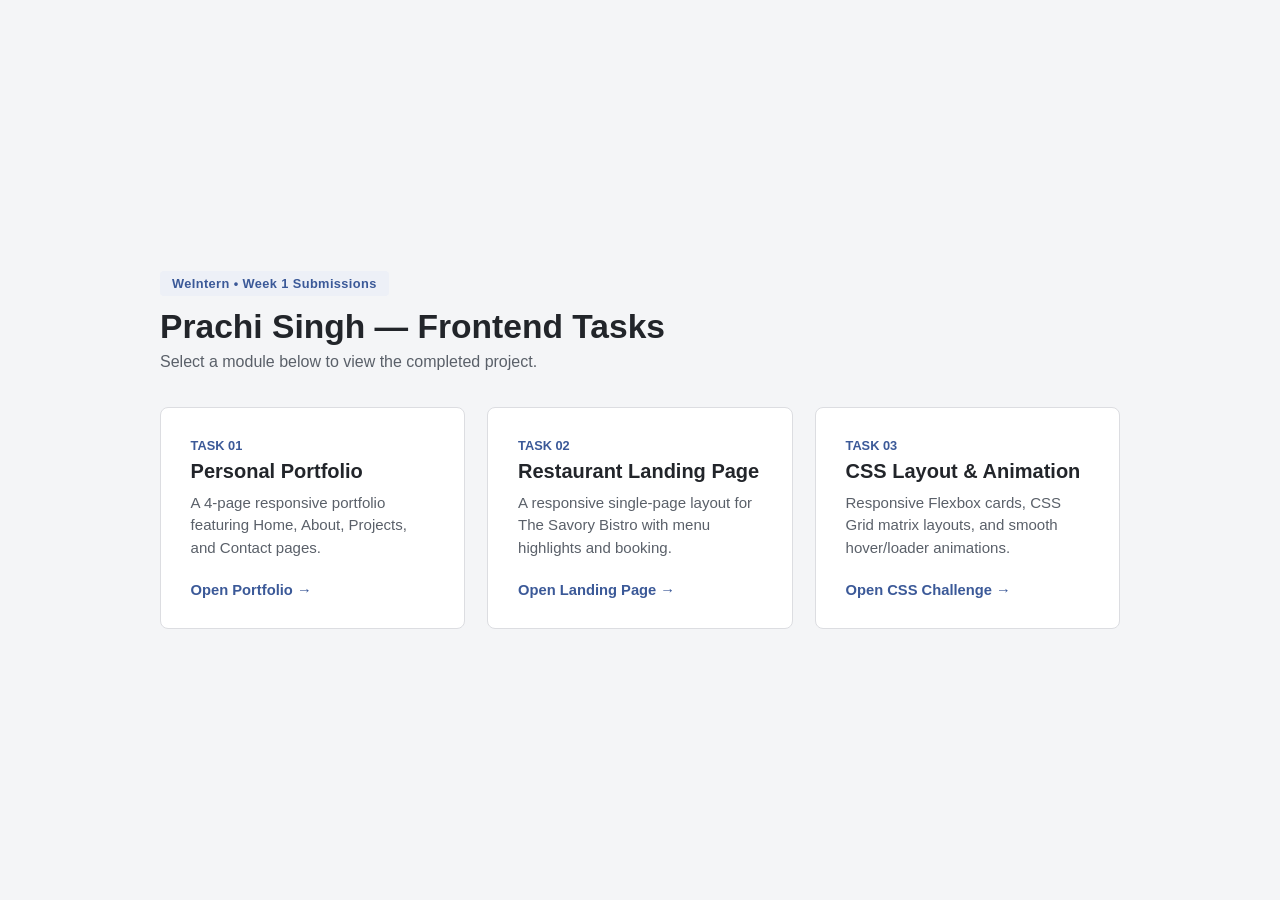
<file: index.html>
<!DOCTYPE html>
<html lang="en">
<head>
    <meta charset="UTF-8">
    <meta name="viewport" content="width=device-width, initial-scale=1.0">
    <title>Prachi Singh | Week 1 Web Development</title>
    <style>
        * { margin: 0; padding: 0; box-sizing: border-box; }
        body {
            font-family: -apple-system, BlinkMacSystemFont, 'Segoe UI', Roboto, sans-serif;
            background-color: #f4f5f7;
            color: #22252a;
            min-height: 100vh;
            display: flex;
            flex-direction: column;
            justify-content: center;
            padding: 3rem 6%;
        }
        .header {
            max-width: 960px;
            margin: 0 auto 2.25rem auto;
            width: 100%;
        }
        .tag {
            display: inline-block;
            background-color: #edf0f7;
            color: #3b5998;
            font-size: 0.8rem;
            font-weight: 600;
            padding: 0.3rem 0.75rem;
            border-radius: 4px;
            margin-bottom: 0.75rem;
            letter-spacing: 0.4px;
        }
        h1 { font-size: 2.1rem; margin-bottom: 0.45rem; color: #22252a; }
        .subtitle { color: #5a6069; font-size: 1rem; }
        .cards-row {
            display: grid;
            grid-template-columns: repeat(auto-fit, minmax(270px, 1fr));
            gap: 1.4rem;
            max-width: 960px;
            margin: 0 auto;
            width: 100%;
        }
        .task-card {
            background: #ffffff;
            border: 1px solid #dcdde1;
            border-radius: 8px;
            padding: 1.85rem;
            text-decoration: none;
            color: inherit;
            display: flex;
            flex-direction: column;
            justify-content: space-between;
            transition: transform 0.2s ease, border-color 0.2s ease;
        }
        .task-card:hover {
            transform: translateY(-3px);
            border-color: #3b5998;
        }
        .num { font-size: 0.8rem; font-weight: 700; color: #3b5998; margin-bottom: 0.45rem; }
        .task-card h2 { font-size: 1.25rem; margin-bottom: 0.55rem; color: #22252a; }
        .task-card p { color: #5a6069; font-size: 0.94rem; line-height: 1.5; margin-bottom: 1.4rem; }
        .go-link { font-weight: 600; color: #3b5998; font-size: 0.92rem; }
    </style>
</head>
<body>
    <div class="header">
        <span class="tag">WeIntern • Week 1 Submissions</span>
        <h1>Prachi Singh — Frontend Tasks</h1>
        <p class="subtitle">Select a module below to view the completed project.</p>
    </div>

    <div class="cards-row">
        <a href="./Portfolio-website/index.html" class="task-card">
            <div>
                <div class="num">TASK 01</div>
                <h2>Personal Portfolio</h2>
                <p>A 4-page responsive portfolio featuring Home, About, Projects, and Contact pages.</p>
            </div>
            <span class="go-link">Open Portfolio &rarr;</span>
        </a>

        <a href="./Business-landing page/index.html" class="task-card">
            <div>
                <div class="num">TASK 02</div>
                <h2>Restaurant Landing Page</h2>
                <p>A responsive single-page layout for The Savory Bistro with menu highlights and booking.</p>
            </div>
            <span class="go-link">Open Landing Page &rarr;</span>
        </a>

        <a href="./CSS-Challenge/index.html" class="task-card">
            <div>
                <div class="num">TASK 03</div>
                <h2>CSS Layout & Animation</h2>
                <p>Responsive Flexbox cards, CSS Grid matrix layouts, and smooth hover/loader animations.</p>
            </div>
            <span class="go-link">Open CSS Challenge &rarr;</span>
        </a>
    </div>
</body>
</html>
</file>
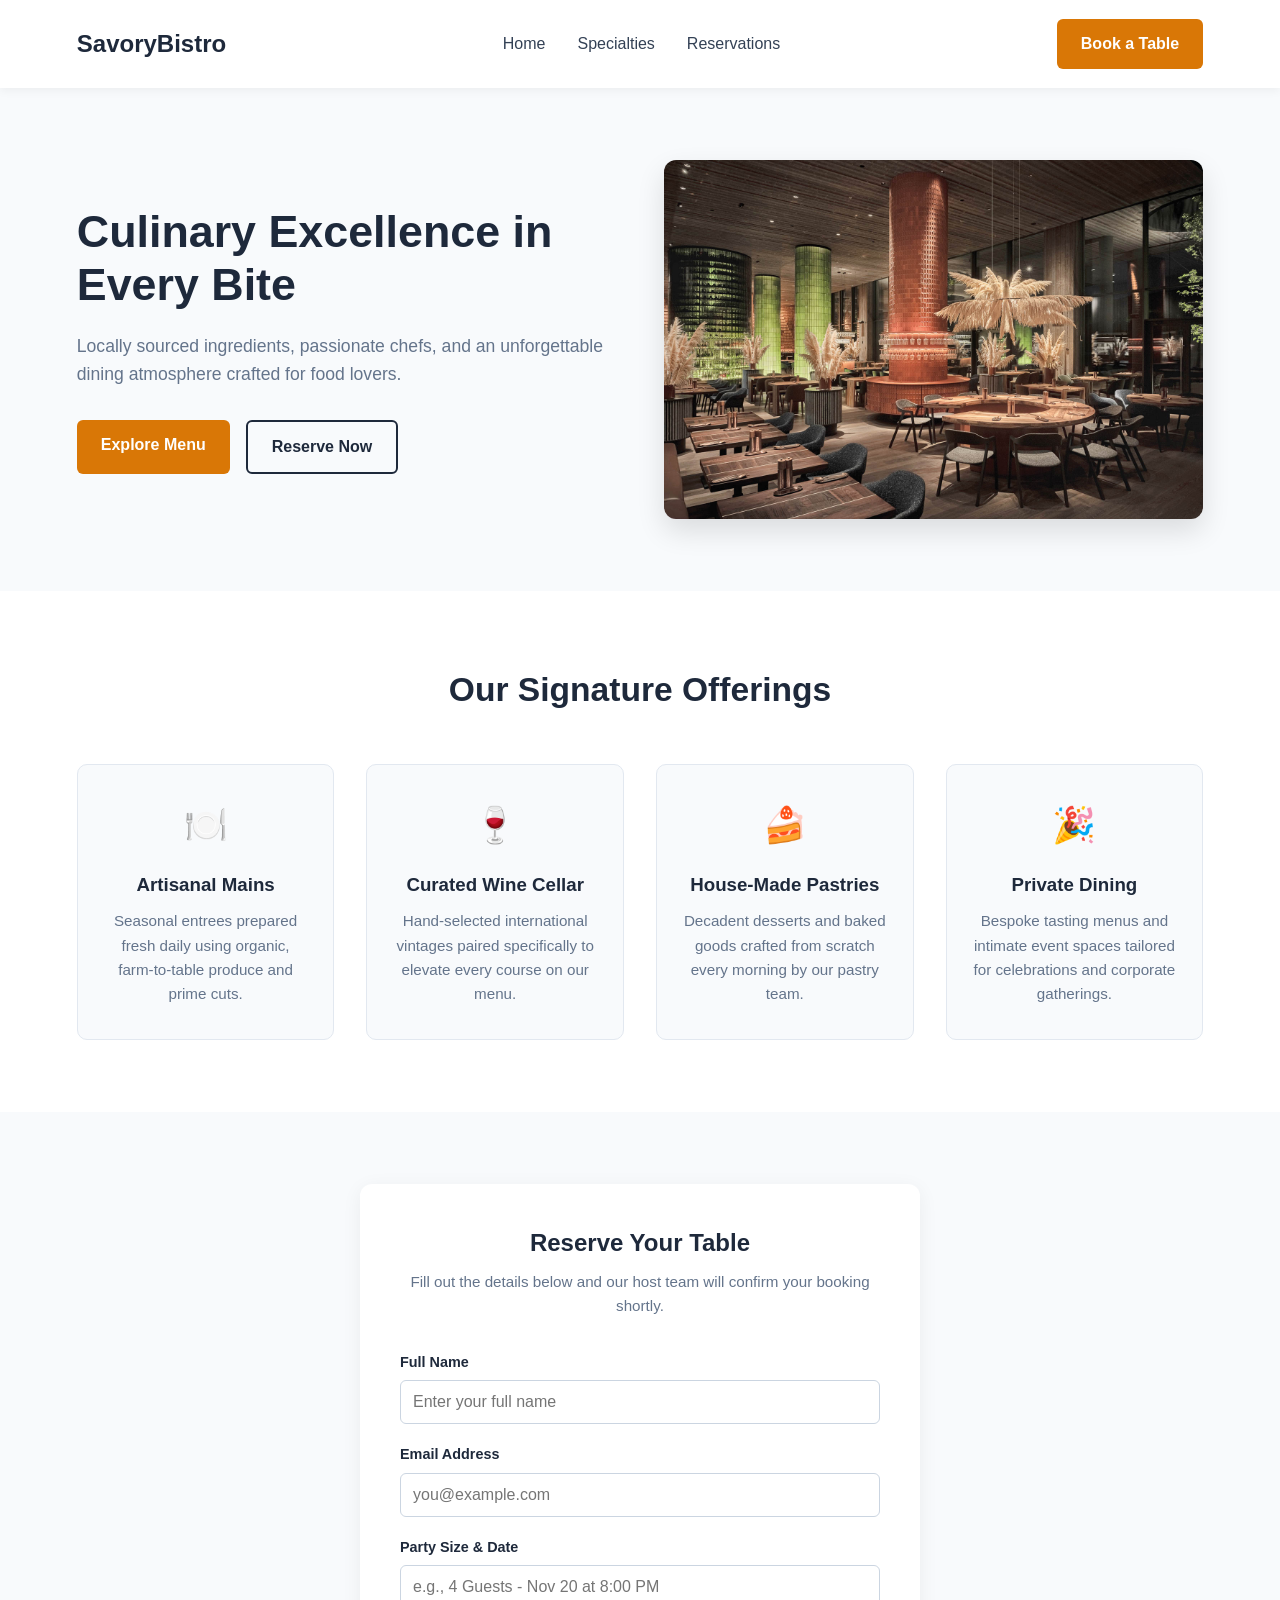
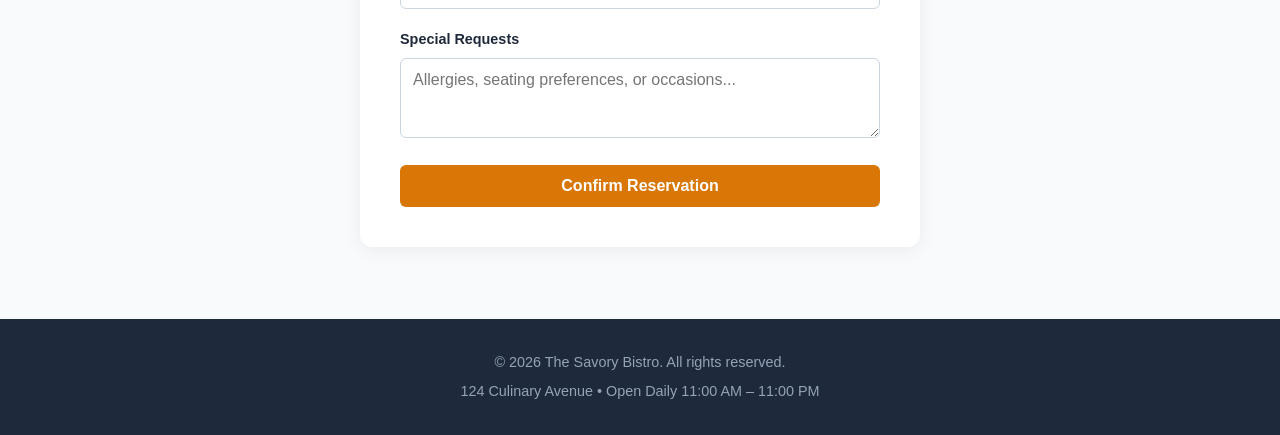
<file: Business-landing page/index.html>
<!DOCTYPE html>
<html lang="en">
<head>
    <meta charset="UTF-8">
    <meta name="viewport" content="width=device-width, initial-scale=1.0">
    <title>The Savory Bistro | Fine Dining</title>
    <link rel="stylesheet" href="style.css">
</head>
<body>

    <!-- Navigation Bar -->
    <header class="navbar">
        <div class="logo">SavoryBistro</div>
        <nav>
            <ul class="nav-links">
                <li><a href="#home">Home</a></li>
                <li><a href="#services">Specialties</a></li>
                <li><a href="#contact">Reservations</a></li>
            </ul>
        </nav>
        <a href="#contact" class="btn btn-primary nav-cta">Book a Table</a>
    </header>

    <main>
        <!-- Hero Section -->
        <section id="home" class="hero">
            <div class="hero-content">
                <h1>Culinary Excellence in Every Bite</h1>
                <p>Locally sourced ingredients, passionate chefs, and an unforgettable dining atmosphere crafted for food lovers.</p>
                <div class="hero-buttons">
                    <a href="#services" class="btn btn-primary">Explore Menu</a>
                    <a href="#contact" class="btn btn-outline">Reserve Now</a>
                </div>
            </div>
            <div class="hero-image">
                <img src="hero.jpg" alt="Elegant restaurant dining room">
            </div>
        </section>

        <!-- Services / Culinary Highlights Section -->
        <section id="services" class="services">
            <h2 class="section-title">Our Signature Offerings</h2>
            <div class="services-grid">
                <article class="service-card">
                    <div class="icon">🍽️</div>
                    <h3>Artisanal Mains</h3>
                    <p>Seasonal entrees prepared fresh daily using organic, farm-to-table produce and prime cuts.</p>
                </article>
                <article class="service-card">
                    <div class="icon">🍷</div>
                    <h3>Curated Wine Cellar</h3>
                    <p>Hand-selected international vintages paired specifically to elevate every course on our menu.</p>
                </article>
                <article class="service-card">
                    <div class="icon">🍰</div>
                    <h3>House-Made Pastries</h3>
                    <p>Decadent desserts and baked goods crafted from scratch every morning by our pastry team.</p>
                </article>
                <article class="service-card">
                    <div class="icon">🎉</div>
                    <h3>Private Dining</h3>
                    <p>Bespoke tasting menus and intimate event spaces tailored for celebrations and corporate gatherings.</p>
                </article>
            </div>
        </section>

        <!-- Contact & Reservation Form Section -->
        <section id="contact" class="contact">
            <div class="contact-box">
                <h2>Reserve Your Table</h2>
                <p>Fill out the details below and our host team will confirm your booking shortly.</p>
                <form class="reservation-form">
                    <div class="form-group">
                        <label for="name">Full Name</label>
                        <input type="text" id="name" name="name" placeholder="Enter your full name" required>
                    </div>
                    <div class="form-group">
                        <label for="email">Email Address</label>
                        <input type="email" id="email" name="email" placeholder="you@example.com" required>
                    </div>
                    <div class="form-group">
                        <label for="guests">Party Size & Date</label>
                        <input type="text" id="guests" name="guests" placeholder="e.g., 4 Guests - Nov 20 at 8:00 PM" required>
                    </div>
                    <div class="form-group">
                        <label for="notes">Special Requests</label>
                        <textarea id="notes" name="notes" rows="3" placeholder="Allergies, seating preferences, or occasions..."></textarea>
                    </div>
                    <button type="submit" class="btn btn-primary btn-full">Confirm Reservation</button>
                </form>
            </div>
        </section>
    </main>

    <!-- Footer -->
    <footer class="footer">
        <p>&copy; 2026 The Savory Bistro. All rights reserved.</p>
        <p>124 Culinary Avenue • Open Daily 11:00 AM – 11:00 PM</p>
    </footer>

</body>
</html>
</file>
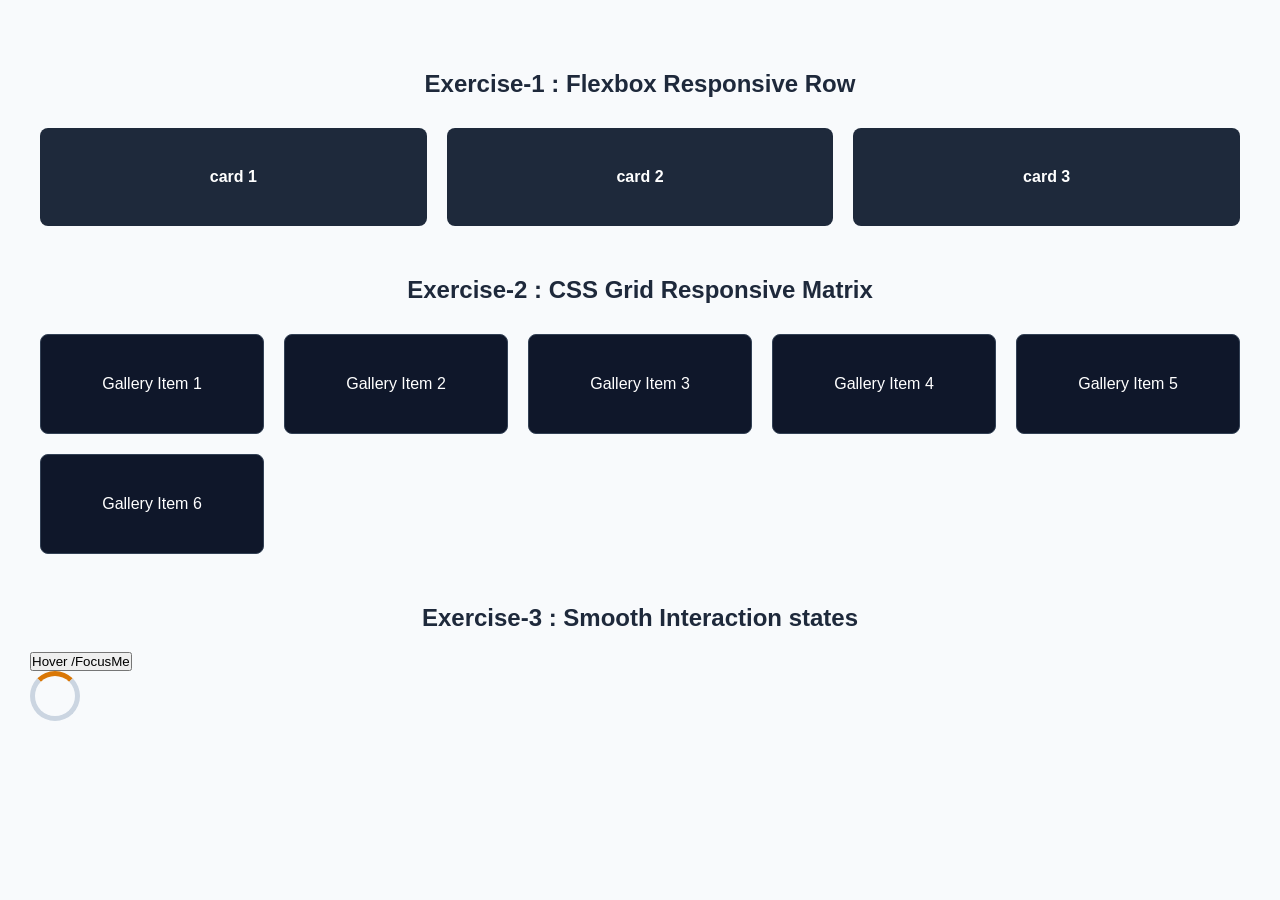
<file: CSS-Challenge/index.html>
<!DOCTYPE html>
<html>
    <head>
        <meta charset="UTF-8">
        <meta name="viewport" content="width=device-width, initial-scale=1.0">
        <title>CSS Challenge</title>
        <link rel="stylesheet" href="style.css">
    </head>
    <body>
        <!--flexbox container-->
        <h2 class="challenge-title">Exercise-1 : Flexbox Responsive Row</h2>
        <section class="flex-container">
            <div class="card">card 1</div>
            <div class="card">card 2</div>
            <div class="card">card 3</div>
        </section>
        <!--grid gallery-->
        <h2 class="challenge-title">Exercise-2 : CSS Grid Responsive Matrix</h2>
        <section class="grid-container">
            <div class="grid-item">Gallery Item 1</div>
            <div class="grid-item">Gallery Item 2</div>
            <div class="grid-item">Gallery Item 3</div>
            <div class="grid-item">Gallery Item 4</div>
            <div class="grid-item">Gallery Item 5</div>
            <div class="grid-item">Gallery Item 6</div>
        </section>
        <!--Micro-Interaction Automation-->
        <h2 class="challenge-title">Exercise-3 : Smooth Interaction states</h2>
        <section class="animation-container">
            <button class="animated-btn">Hover /FocusMe</button>
            <div class="spinning-loader"></div>
        </section>
    </body>
</html>
</file>
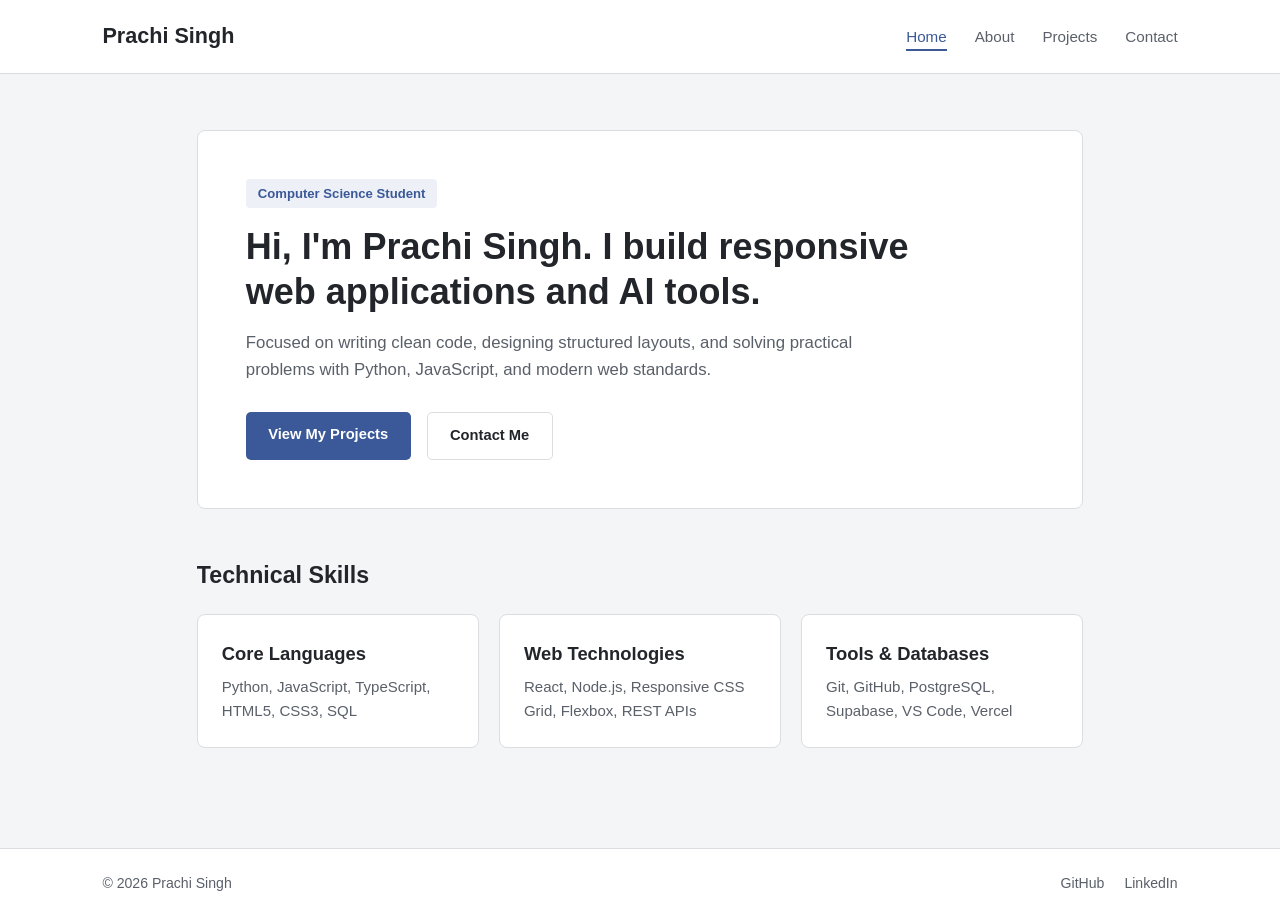
<file: Portfolio-website/index.html>
<!DOCTYPE html>
<html lang="en">
<head>
    <meta charset="UTF-8">
    <meta name="viewport" content="width=device-width, initial-scale=1.0">
    <title>Prachi Singh | Home</title>
    <link rel="stylesheet" href="style.css">
</head>
<body>

    <header class="navbar">
        <a href="index.html" class="brand">Prachi Singh</a>
        <nav>
            <ul class="nav-list">
                <li><a href="index.html" class="active">Home</a></li>
                <li><a href="about.html">About</a></li>
                <li><a href="projects.html">Projects</a></li>
                <li><a href="contact.html">Contact</a></li>
            </ul>
        </nav>
    </header>

    <main class="main-wrap">
        <section class="intro-box">
            <span class="role-label">Computer Science Student</span>
            <h1>Hi, I'm Prachi Singh. I build responsive web applications and AI tools.</h1>
            <p>Focused on writing clean code, designing structured layouts, and solving practical problems with Python, JavaScript, and modern web standards.</p>
            <div class="action-row">
                <a href="projects.html" class="btn primary-btn">View My Projects</a>
                <a href="contact.html" class="btn secondary-btn">Contact Me</a>
            </div>
        </section>

        <section class="content-section">
            <h2 class="section-heading">Technical Skills</h2>
            <div class="grid-three">
                <div class="info-card">
                    <h3>Core Languages</h3>
                    <p>Python, JavaScript, TypeScript, HTML5, CSS3, SQL</p>
                </div>
                <div class="info-card">
                    <h3>Web Technologies</h3>
                    <p>React, Node.js, Responsive CSS Grid, Flexbox, REST APIs</p>
                </div>
                <div class="info-card">
                    <h3>Tools & Databases</h3>
                    <p>Git, GitHub, PostgreSQL, Supabase, VS Code, Vercel</p>
                </div>
            </div>
        </section>
    </main>

    <footer class="site-footer">
        <p>&copy; 2026 Prachi Singh</p>
        <div class="footer-links">
            <a href="https://github.com" target="_blank">GitHub</a>
            <a href="https://linkedin.com" target="_blank">LinkedIn</a>
        </div>
    </footer>

</body>
</html>
</file>
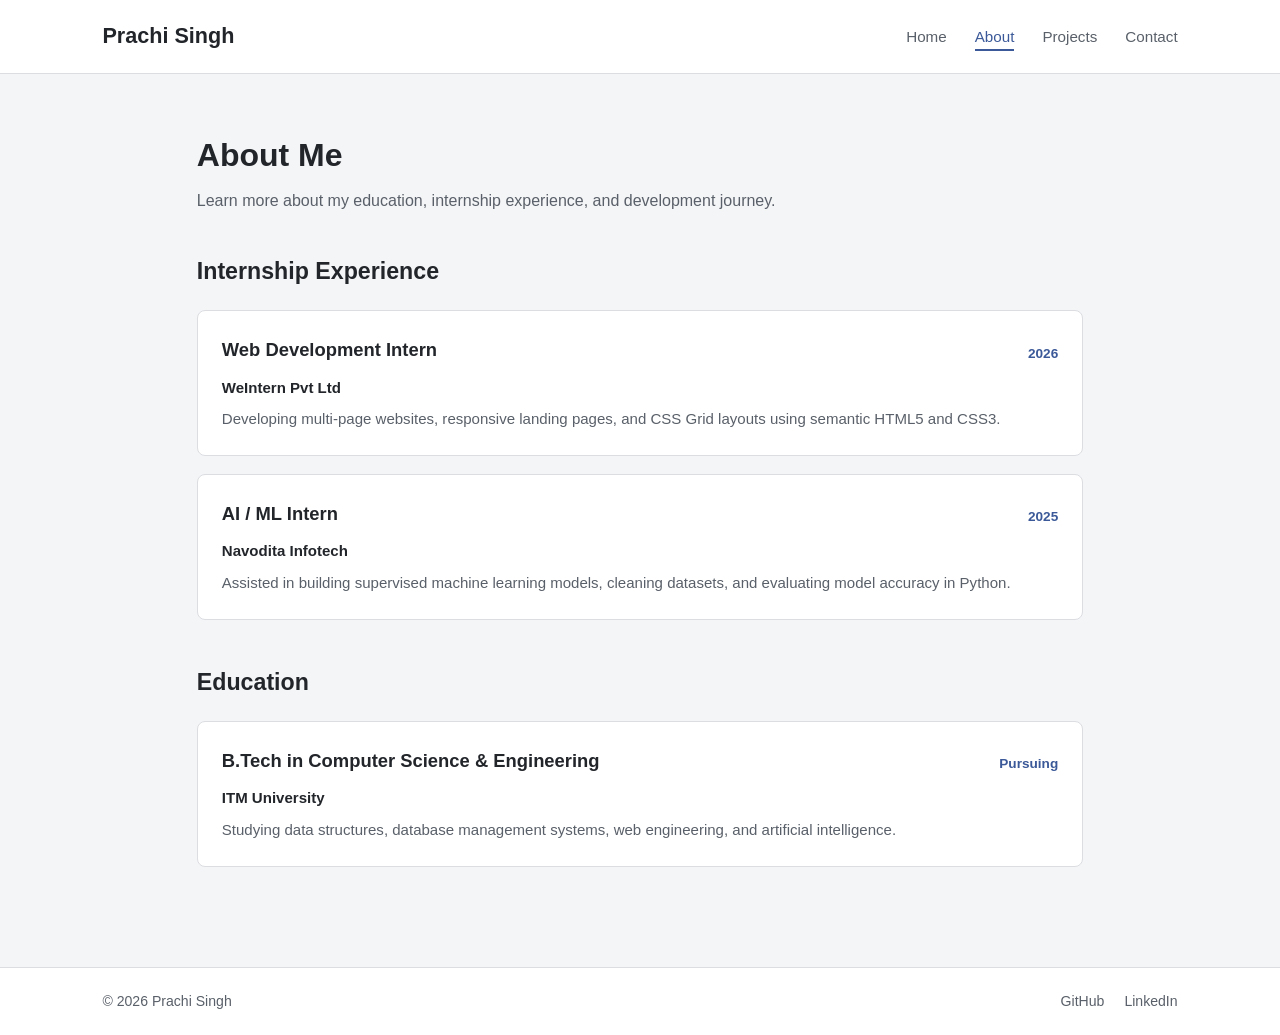
<file: Portfolio-website/about.html>
<!DOCTYPE html>
<html lang="en">
<head>
    <meta charset="UTF-8">
    <meta name="viewport" content="width=device-width, initial-scale=1.0">
    <title>Prachi Singh | About</title>
    <link rel="stylesheet" href="style.css">
</head>
<body>

    <header class="navbar">
        <a href="index.html" class="brand">Prachi Singh</a>
        <nav>
            <ul class="nav-list">
                <li><a href="index.html">Home</a></li>
                <li><a href="about.html" class="active">About</a></li>
                <li><a href="projects.html">Projects</a></li>
                <li><a href="contact.html">Contact</a></li>
            </ul>
        </nav>
    </header>

    <main class="main-wrap">
        <section class="page-banner">
            <h1>About Me</h1>
            <p>Learn more about my education, internship experience, and development journey.</p>
        </section>

        <section class="content-section">
            <h2 class="section-heading">Internship Experience</h2>
            <div class="stack-column">
                <article class="info-card">
                    <div class="card-header">
                        <h3>Web Development Intern</h3>
                        <span class="period">2026</span>
                    </div>
                    <p class="subtitle-text">WeIntern Pvt Ltd</p>
                    <p>Developing multi-page websites, responsive landing pages, and CSS Grid layouts using semantic HTML5 and CSS3.</p>
                </article>

                <article class="info-card">
                    <div class="card-header">
                        <h3>AI / ML Intern</h3>
                        <span class="period">2025</span>
                    </div>
                    <p class="subtitle-text">Navodita Infotech</p>
                    <p>Assisted in building supervised machine learning models, cleaning datasets, and evaluating model accuracy in Python.</p>
                </article>
            </div>
        </section>

        <section class="content-section">
            <h2 class="section-heading">Education</h2>
            <div class="stack-column">
                <article class="info-card">
                    <div class="card-header">
                        <h3>B.Tech in Computer Science & Engineering</h3>
                        <span class="period">Pursuing</span>
                    </div>
                    <p class="subtitle-text">ITM University</p>
                    <p>Studying data structures, database management systems, web engineering, and artificial intelligence.</p>
                </article>
            </div>
        </section>
    </main>

    <footer class="site-footer">
        <p>&copy; 2026 Prachi Singh</p>
        <div class="footer-links">
            <a href="https://github.com" target="_blank">GitHub</a>
            <a href="https://linkedin.com" target="_blank">LinkedIn</a>
        </div>
    </footer>

</body>
</html>
</file>
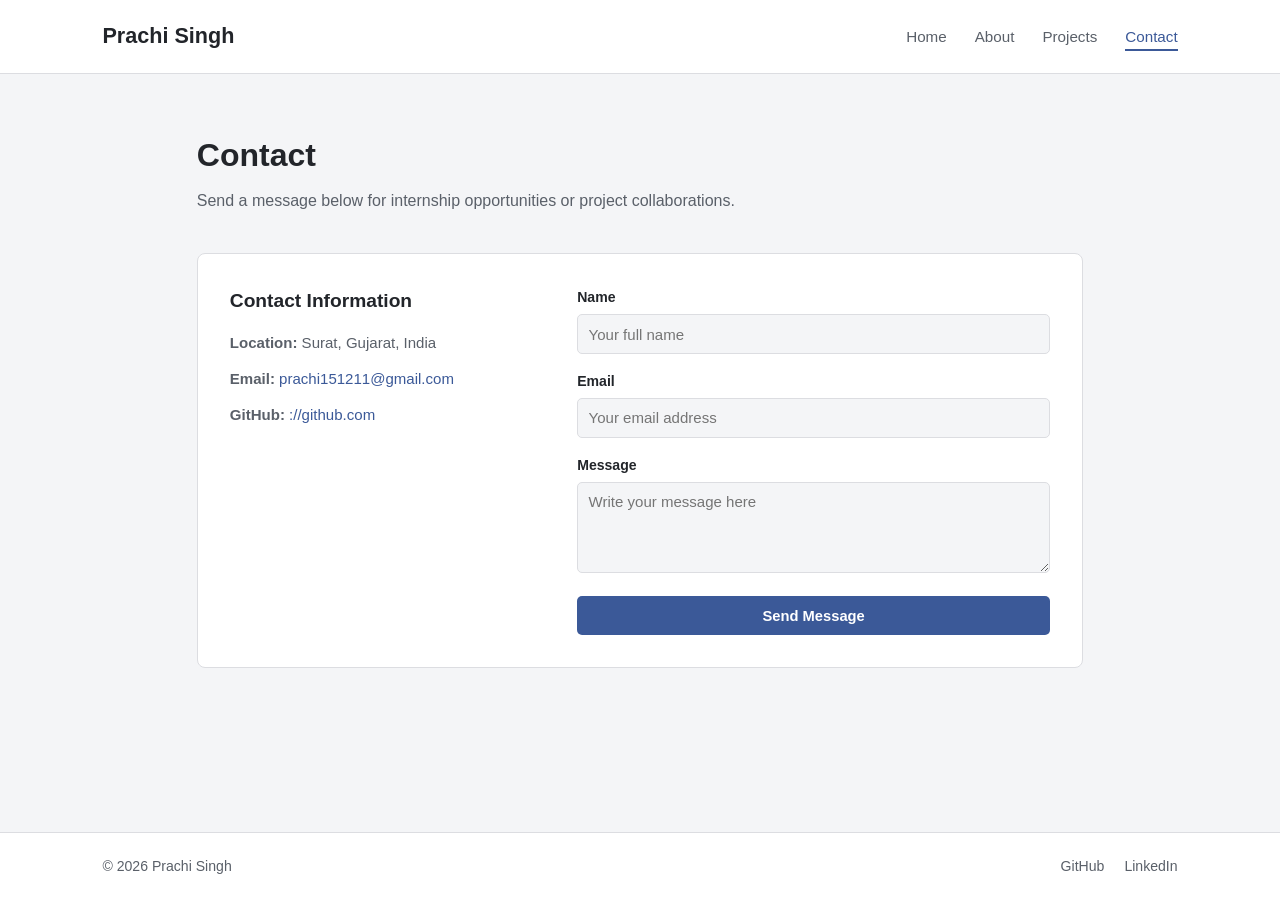
<file: Portfolio-website/contact.html>
<!DOCTYPE html>
<html lang="en">
<head>
    <meta charset="UTF-8">
    <meta name="viewport" content="width=device-width, initial-scale=1.0">
    <title>Prachi Singh | Contact</title>
    <link rel="stylesheet" href="style.css">
</head>
<body>

    <header class="navbar">
        <a href="index.html" class="brand">Prachi Singh</a>
        <nav>
            <ul class="nav-list">
                <li><a href="index.html">Home</a></li>
                <li><a href="about.html">About</a></li>
                <li><a href="projects.html">Projects</a></li>
                <li><a href="contact.html" class="active">Contact</a></li>
            </ul>
        </nav>
    </header>

    <main class="main-wrap">
        <section class="page-banner">
            <h1>Contact</h1>
            <p>Send a message below for internship opportunities or project collaborations.</p>
        </section>

        <section class="contact-grid">
            <div class="contact-details">
                <h3>Contact Information</h3>
                <p><strong>Location:</strong> Surat, Gujarat, India</p>
                <p><strong>Email:</strong> <a href="mailto:prachi151211@gmail.com">prachi151211@gmail.com</a></p>
                <p><strong>GitHub:</strong> <a href="https://github.com" target="_blank">://github.com</a></p>
            </div>

            <form class="contact-form">
                <div class="input-group">
                    <label for="name">Name</label>
                    <input type="text" id="name" name="name" placeholder="Your full name" required>
                </div>
                <div class="input-group">
                    <label for="email">Email</label>
                    <input type="email" id="email" name="email" placeholder="Your email address" required>
                </div>
                <div class="input-group">
                    <label for="message">Message</label>
                    <textarea id="message" name="message" rows="4" placeholder="Write your message here" required></textarea>
                </div>
                <button type="submit" class="btn primary-btn full-btn">Send Message</button>
            </form>
        </section>
    </main>

    <footer class="site-footer">
        <p>&copy; 2026 Prachi Singh</p>
        <div class="footer-links">
            <a href="https://github.com" target="_blank">GitHub</a>
            <a href="https://linkedin.com" target="_blank">LinkedIn</a>
        </div>
    </footer>

</body>
</html>
</file>
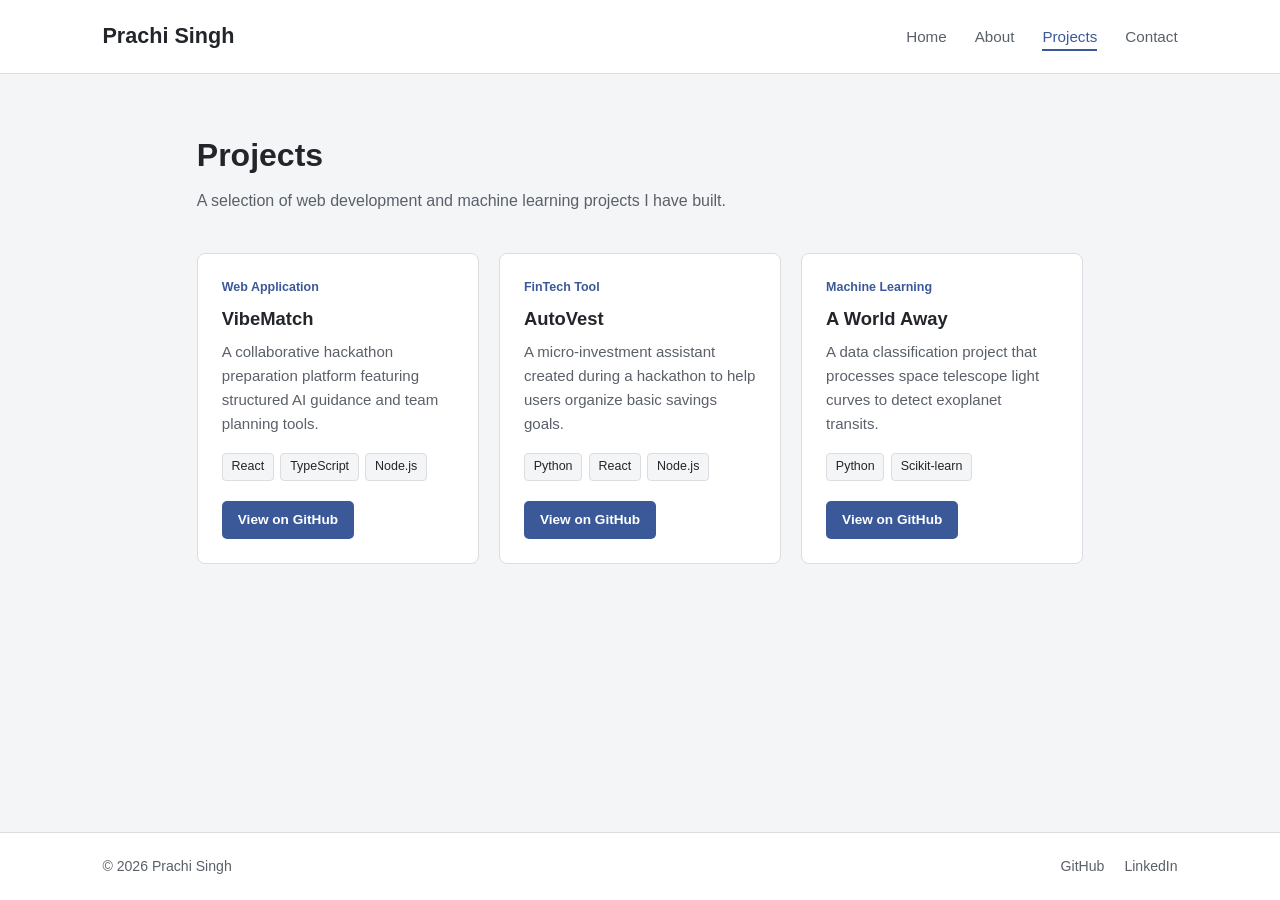
<file: Portfolio-website/projects.html>
<!DOCTYPE html>
<html lang="en">
<head>
    <meta charset="UTF-8">
    <meta name="viewport" content="width=device-width, initial-scale=1.0">
    <title>Prachi Singh | Projects</title>
    <link rel="stylesheet" href="style.css">
</head>
<body>

    <header class="navbar">
        <a href="index.html" class="brand">Prachi Singh</a>
        <nav>
            <ul class="nav-list">
                <li><a href="index.html">Home</a></li>
                <li><a href="about.html">About</a></li>
                <li><a href="projects.html" class="active">Projects</a></li>
                <li><a href="contact.html">Contact</a></li>
            </ul>
        </nav>
    </header>

    <main class="main-wrap">
        <section class="page-banner">
            <h1>Projects</h1>
            <p>A selection of web development and machine learning projects I have built.</p>
        </section>

        <section class="grid-three">
            <article class="info-card project-item">
                <div>
                    <span class="tag-label">Web Application</span>
                    <h3>VibeMatch</h3>
                    <p>A collaborative hackathon preparation platform featuring structured AI guidance and team planning tools.</p>
                    <div class="tag-row">
                        <span>React</span>
                        <span>TypeScript</span>
                        <span>Node.js</span>
                    </div>
                </div>
                <a href="https://github.com" target="_blank" class="btn primary-btn small-btn">View on GitHub</a>
            </article>

            <article class="info-card project-item">
                <div>
                    <span class="tag-label">FinTech Tool</span>
                    <h3>AutoVest</h3>
                    <p>A micro-investment assistant created during a hackathon to help users organize basic savings goals.</p>
                    <div class="tag-row">
                        <span>Python</span>
                        <span>React</span>
                        <span>Node.js</span>
                    </div>
                </div>
                <a href="https://github.com" target="_blank" class="btn primary-btn small-btn">View on GitHub</a>
            </article>

            <article class="info-card project-item">
                <div>
                    <span class="tag-label">Machine Learning</span>
                    <h3>A World Away</h3>
                    <p>A data classification project that processes space telescope light curves to detect exoplanet transits.</p>
                    <div class="tag-row">
                        <span>Python</span>
                        <span>Scikit-learn</span>
                    </div>
                </div>
                <a href="https://github.com" target="_blank" class="btn primary-btn small-btn">View on GitHub</a>
            </article>
        </section>
    </main>

    <footer class="site-footer">
        <p>&copy; 2026 Prachi Singh</p>
        <div class="footer-links">
            <a href="https://github.com" target="_blank">GitHub</a>
            <a href="https://linkedin.com" target="_blank">LinkedIn</a>
        </div>
    </footer>

</body>
</html>
</file>
<file: Business-landing page/style.css>
/* --- Reset & Variables --- */
* {
    margin: 0;
    padding: 0;
    box-sizing: border-box;
}

:root {
    --primary: #d97706;
    --primary-dark: #b45309;
    --dark: #1e293b;
    --text: #334155;
    --muted: #64748b;
    --bg-light: #f8fafc;
    --white: #ffffff;
}

html {
    scroll-behavior: smooth;
    font-family: 'Segoe UI', Tahoma, Geneva, Verdana, sans-serif;
    color: var(--text);
    line-height: 1.6;
}

/* --- Buttons --- */
.btn {
    display: inline-block;
    padding: 0.75rem 1.5rem;
    border-radius: 6px;
    font-weight: 600;
    text-decoration: none;
    transition: all 0.25s ease;
    cursor: pointer;
    border: none;
    font-size: 1rem;
}

.btn-primary {
    background-color: var(--primary);
    color: var(--white);
}

.btn-primary:hover {
    background-color: var(--primary-dark);
    transform: translateY(-2px);
}

.btn-outline {
    background-color: transparent;
    color: var(--dark);
    border: 2px solid var(--dark);
}

.btn-outline:hover {
    background-color: var(--dark);
    color: var(--white);
}

.btn-full {
    width: 100%;
}

/* --- Navbar --- */
.navbar {
    display: flex;
    justify-content: space-between;
    align-items: center;
    padding: 1.2rem 6%;
    background-color: var(--white);
    box-shadow: 0 2px 10px rgba(0, 0, 0, 0.06);
    position: sticky;
    top: 0;
    z-index: 100;
}

.logo {
    font-size: 1.5rem;
    font-weight: 800;
    color: var(--dark);
}

.nav-links {
    display: flex;
    list-style: none;
    gap: 2rem;
}

.nav-links a {
    text-decoration: none;
    color: var(--text);
    font-weight: 500;
    transition: color 0.2s;
}

.nav-links a:hover {
    color: var(--primary);
}

/* --- Hero Section --- */
.hero {
    display: flex;
    align-items: center;
    justify-content: space-between;
    gap: 3rem;
    padding: 4.5rem 6%;
    background-color: var(--bg-light);
}

.hero-content {
    flex: 1;
}

.hero-content h1 {
    font-size: 2.8rem;
    color: var(--dark);
    line-height: 1.2;
    margin-bottom: 1.25rem;
}

.hero-content p {
    font-size: 1.1rem;
    color: var(--muted);
    margin-bottom: 2rem;
    max-width: 540px;
}

.hero-buttons {
    display: flex;
    gap: 1rem;
}

.hero-image {
    flex: 1;
}

.hero-image img {
    width: 100%;
    height: auto;
    border-radius: 12px;
    box-shadow: 0 12px 28px rgba(0, 0, 0, 0.12);
    display: block;
}

/* --- Services Section --- */
.services {
    padding: 4.5rem 6%;
    background-color: var(--white);
}

.section-title {
    text-align: center;
    font-size: 2.1rem;
    color: var(--dark);
    margin-bottom: 3rem;
}

.services-grid {
    display: grid;
    grid-template-columns: repeat(auto-fit, minmax(240px, 1fr));
    gap: 2rem;
}

.service-card {
    background-color: var(--bg-light);
    padding: 2rem 1.5rem;
    border-radius: 10px;
    text-align: center;
    border: 1px solid #e2e8f0;
    transition: transform 0.25s ease, box-shadow 0.25s ease;
}

.service-card:hover {
    transform: translateY(-5px);
    box-shadow: 0 10px 20px rgba(0, 0, 0, 0.06);
}

.service-card .icon {
    font-size: 2.2rem;
    margin-bottom: 1rem;
}

.service-card h3 {
    color: var(--dark);
    margin-bottom: 0.6rem;
}

.service-card p {
    font-size: 0.95rem;
    color: var(--muted);
}

/* --- Contact Section --- */
.contact {
    padding: 4.5rem 6%;
    background-color: var(--bg-light);
}

.contact-box {
    max-width: 560px;
    margin: 0 auto;
    background-color: var(--white);
    padding: 2.5rem;
    border-radius: 12px;
    box-shadow: 0 4px 20px rgba(0, 0, 0, 0.06);
}

.contact-box h2 {
    text-align: center;
    color: var(--dark);
    margin-bottom: 0.5rem;
}

.contact-box > p {
    text-align: center;
    color: var(--muted);
    margin-bottom: 2rem;
    font-size: 0.95rem;
}

.form-group {
    margin-bottom: 1.2rem;
}

.form-group label {
    display: block;
    font-weight: 600;
    margin-bottom: 0.4rem;
    color: var(--dark);
    font-size: 0.9rem;
}

.form-group input,
.form-group textarea {
    width: 100%;
    padding: 0.75rem;
    border: 1px solid #cbd5e1;
    border-radius: 6px;
    font-family: inherit;
    font-size: 1rem;
}

.form-group input:focus,
.form-group textarea:focus {
    outline: 2px solid var(--primary);
    border-color: transparent;
}

/* --- Footer --- */
.footer {
    background-color: var(--dark);
    color: #94a3b8;
    text-align: center;
    padding: 2rem 6%;
    font-size: 0.9rem;
    display: flex;
    flex-direction: column;
    gap: 0.4rem;
}

/* --- Mobile Responsiveness (< 768px) --- */
@media (max-width: 768px) {
    .navbar {
        flex-direction: column;
        gap: 1rem;
        padding: 1rem 5%;
    }

    .nav-links {
        gap: 1.25rem;
    }

    .nav-cta {
        display: none;
    }

    .hero {
        flex-direction: column-reverse;
        text-align: center;
        padding: 3rem 5%;
    }

    .hero-content h1 {
        font-size: 2rem;
    }

    .hero-buttons {
        justify-content: center;
    }

    .contact-box {
        padding: 1.75rem;
    }
}
</file>
<file: CSS-Challenge/style.css>
*{
    margin: 0;
    padding: 0;
    box-sizing: border-box;
}

body {
    font-family: Arial, sans-serif;
    background-color: #f8fafc;
    color: #334155;
    padding: 30px;
}
.challenge-title {
    text-align: center;
    margin:40px 0 20px 0;
    font-size: 24px;
    color: #1e293b;
}
/*flexbox container styles*/
.flex-container {
  display: flex;
  justify-content: space-between;
  gap: 20px;
  padding: 10px;

}
.card {
  background-color: #1e293b;
  color: white;
  padding: 40px;
  width: 100%;
  text-align: center;
  border-radius: 8px;
  font-weight: bold;

}
/*grid gallery styles*/
.grid-container {
  display: grid;
  grid-template-columns: repeat(auto-fill, minmax(220px, 1fr));
  gap: 20px;
  padding: 10px;
}
.grid-item {
  background-color: #0f172a;
  color: #ffffff;
  padding: 40px 20px;
  text-align: center;
  border-radius: 8px;
  border: 1px solid #334155;
}

/*automation and transition effects*/
.animation {
  display : flex;
  flex-direction: column;
  align-items: center;
  gap: 30px;
  padding: 20px;
}
/*button hovering*/
.animation button {
  background-color: #d97706;
  color: white;
  padding: 15px 40px;
  font-size: 1.1rem;
  font-weight: 600;
  border: none;
  border-radius: 6px;
  cursor: pointer;
  transition: background-color 0.3s ease, transform 0.3s ease;
}
.animated-button:hover {
  background-color: #b45309;
  transform: translateY(-4px);
  box-shadow: 0 10px 15px rgba(217, 119, 6, 0.3);
}
/*spinner animation*/
.spinning-loader {
  border: 5px solid #cbd5e1;
  border-top-color:#d97706;
  border-radius: 50%;
  width: 50px;
  height: 50px;
  animation: spin 1s linear infinite;
}

@keyframes spin {
  to {
    transform: rotate(360deg);
  }
}

@media (max-width: 768px) {
  .flex-container {
    flex-direction: column;
    align-items: center;
  }
}
</file>
<file: Portfolio-website/style.css>
/* --- Global Reset & Muted Palette --- */
* {
    margin: 0;
    padding: 0;
    box-sizing: border-box;
}

:root {
    --page-bg: #f4f5f7;
    --card-bg: #ffffff;
    --border-color: #dcdde1;
    --accent: #3b5998;
    --accent-hover: #2d4373;
    --accent-tint: #edf0f7;
    --text-dark: #22252a;
    --text-gray: #5a6069;
}

body {
    font-family: -apple-system, BlinkMacSystemFont, 'Segoe UI', Roboto, sans-serif;
    background-color: var(--page-bg);
    color: var(--text-dark);
    line-height: 1.6;
    display: flex;
    flex-direction: column;
    min-height: 100vh;
}

/* --- Navigation --- */
.navbar {
    display: flex;
    justify-content: space-between;
    align-items: center;
    padding: 1.2rem 8%;
    background-color: var(--card-bg);
    border-bottom: 1px solid var(--border-color);
    position: sticky;
    top: 0;
    z-index: 100;
}

.brand {
    font-size: 1.35rem;
    font-weight: 700;
    color: var(--text-dark);
    text-decoration: none;
}

.nav-list {
    display: flex;
    list-style: none;
    gap: 1.75rem;
}

.nav-list a {
    text-decoration: none;
    color: var(--text-gray);
    font-weight: 500;
    font-size: 0.95rem;
    padding-bottom: 0.25rem;
    transition: color 0.2s;
}

.nav-list a:hover,
.nav-list a.active {
    color: var(--accent);
    border-bottom: 2px solid var(--accent);
}

/* --- Main Layout Container --- */
.main-wrap {
    flex: 1;
    max-width: 1040px;
    width: 100%;
    margin: 0 auto;
    padding: 3.5rem 6%;
}

/* --- Buttons --- */
.btn {
    display: inline-block;
    padding: 0.7rem 1.4rem;
    border-radius: 5px;
    font-weight: 600;
    text-decoration: none;
    font-size: 0.92rem;
    cursor: pointer;
    border: none;
    transition: background-color 0.2s, transform 0.2s;
}

.primary-btn {
    background-color: var(--accent);
    color: #ffffff;
}

.primary-btn:hover {
    background-color: var(--accent-hover);
    transform: translateY(-1px);
}

.secondary-btn {
    background-color: var(--card-bg);
    color: var(--text-dark);
    border: 1px solid var(--border-color);
}

.secondary-btn:hover {
    border-color: var(--accent);
    color: var(--accent);
}

.small-btn {
    padding: 0.5rem 1rem;
    font-size: 0.85rem;
    align-self: flex-start;
}

.full-btn {
    width: 100%;
}

/* --- Home Intro --- */
.intro-box {
    background-color: var(--card-bg);
    border: 1px solid var(--border-color);
    border-radius: 8px;
    padding: 3rem;
    margin-bottom: 3rem;
}

.role-label {
    display: inline-block;
    background-color: var(--accent-tint);
    color: var(--accent);
    font-size: 0.82rem;
    font-weight: 600;
    padding: 0.25rem 0.75rem;
    border-radius: 4px;
    margin-bottom: 1rem;
}

.intro-box h1 {
    font-size: 2.25rem;
    line-height: 1.25;
    margin-bottom: 1rem;
    max-width: 720px;
}

.intro-box p {
    color: var(--text-gray);
    font-size: 1.05rem;
    max-width: 620px;
    margin-bottom: 1.75rem;
}

.action-row {
    display: flex;
    gap: 1rem;
}

/* --- Inner Page Banner --- */
.page-banner {
    margin-bottom: 2.5rem;
}

.page-banner h1 {
    font-size: 2rem;
    margin-bottom: 0.4rem;
}

.page-banner p {
    color: var(--text-gray);
    font-size: 1rem;
}

/* --- Sections & Cards --- */
.content-section {
    margin-bottom: 2.75rem;
}

.section-heading {
    font-size: 1.45rem;
    margin-bottom: 1.25rem;
    color: var(--text-dark);
}

.grid-three {
    display: grid;
    grid-template-columns: repeat(auto-fit, minmax(270px, 1fr));
    gap: 1.25rem;
}

.stack-column {
    display: flex;
    flex-direction: column;
    gap: 1.1rem;
}

.info-card {
    background-color: var(--card-bg);
    border: 1px solid var(--border-color);
    border-radius: 8px;
    padding: 1.5rem;
}

.info-card h3 {
    font-size: 1.15rem;
    margin-bottom: 0.45rem;
    color: var(--text-dark);
}

.info-card p {
    color: var(--text-gray);
    font-size: 0.94rem;
}

/* --- About Specifics --- */
.card-header {
    display: flex;
    justify-content: space-between;
    align-items: center;
    flex-wrap: wrap;
    gap: 0.5rem;
    margin-bottom: 0.25rem;
}

.period {
    font-size: 0.85rem;
    font-weight: 600;
    color: var(--accent);
}

.subtitle-text {
    font-weight: 600;
    color: var(--text-dark) !important;
    margin-bottom: 0.45rem;
}

/* --- Projects Specifics --- */
.project-item {
    display: flex;
    flex-direction: column;
    justify-content: space-between;
}

.tag-label {
    display: block;
    font-size: 0.78rem;
    font-weight: 600;
    color: var(--accent);
    margin-bottom: 0.35rem;
}

.tag-row {
    display: flex;
    flex-wrap: wrap;
    gap: 0.4rem;
    margin: 1rem 0 1.25rem 0;
}

.tag-row span {
    background-color: var(--page-bg);
    border: 1px solid var(--border-color);
    color: var(--text-dark);
    padding: 0.2rem 0.55rem;
    border-radius: 4px;
    font-size: 0.78rem;
    font-weight: 500;
}

/* --- Contact Specifics --- */
.contact-grid {
    display: grid;
    grid-template-columns: 1fr 1.5fr;
    gap: 2rem;
    background-color: var(--card-bg);
    border: 1px solid var(--border-color);
    border-radius: 8px;
    padding: 2rem;
}

.contact-details h3 {
    margin-bottom: 0.9rem;
    font-size: 1.2rem;
}

.contact-details p {
    margin-bottom: 0.75rem;
    color: var(--text-gray);
    font-size: 0.94rem;
}

.contact-details a {
    color: var(--accent);
    text-decoration: none;
    font-weight: 500;
}

.contact-details a:hover {
    text-decoration: underline;
}

.input-group {
    margin-bottom: 1rem;
}

.input-group label {
    display: block;
    margin-bottom: 0.35rem;
    font-size: 0.88rem;
    font-weight: 600;
}

.input-group input,
.input-group textarea {
    width: 100%;
    padding: 0.65rem;
    border: 1px solid var(--border-color);
    border-radius: 5px;
    background-color: var(--page-bg);
    font-family: inherit;
    font-size: 0.94rem;
    color: var(--text-dark);
}

.input-group input:focus,
.input-group textarea:focus {
    outline: 2px solid var(--accent);
    background-color: var(--card-bg);
    border-color: transparent;
}

/* --- Footer --- */
.site-footer {
    background-color: var(--card-bg);
    border-top: 1px solid var(--border-color);
    padding: 1.4rem 8%;
    display: flex;
    justify-content: space-between;
    align-items: center;
    color: var(--text-gray);
    font-size: 0.88rem;
    flex-wrap: wrap;
    gap: 1rem;
}

.footer-links {
    display: flex;
    gap: 1.25rem;
}

.footer-links a {
    color: var(--text-gray);
    text-decoration: none;
    font-weight: 500;
}

.footer-links a:hover {
    color: var(--accent);
}

/* --- Mobile Responsiveness --- */
@media (max-width: 768px) {
    .navbar {
        flex-direction: column;
        gap: 0.9rem;
        padding: 1rem 5%;
    }

    .nav-list {
        gap: 1.2rem;
    }

    .intro-box {
        padding: 1.75rem;
    }

    .intro-box h1 {
        font-size: 1.75rem;
    }

    .action-row {
        flex-direction: column;
    }

    .contact-grid {
        grid-template-columns: 1fr;
        padding: 1.5rem;
    }

    .site-footer {
        flex-direction: column;
        text-align: center;
    }
}
</file>
